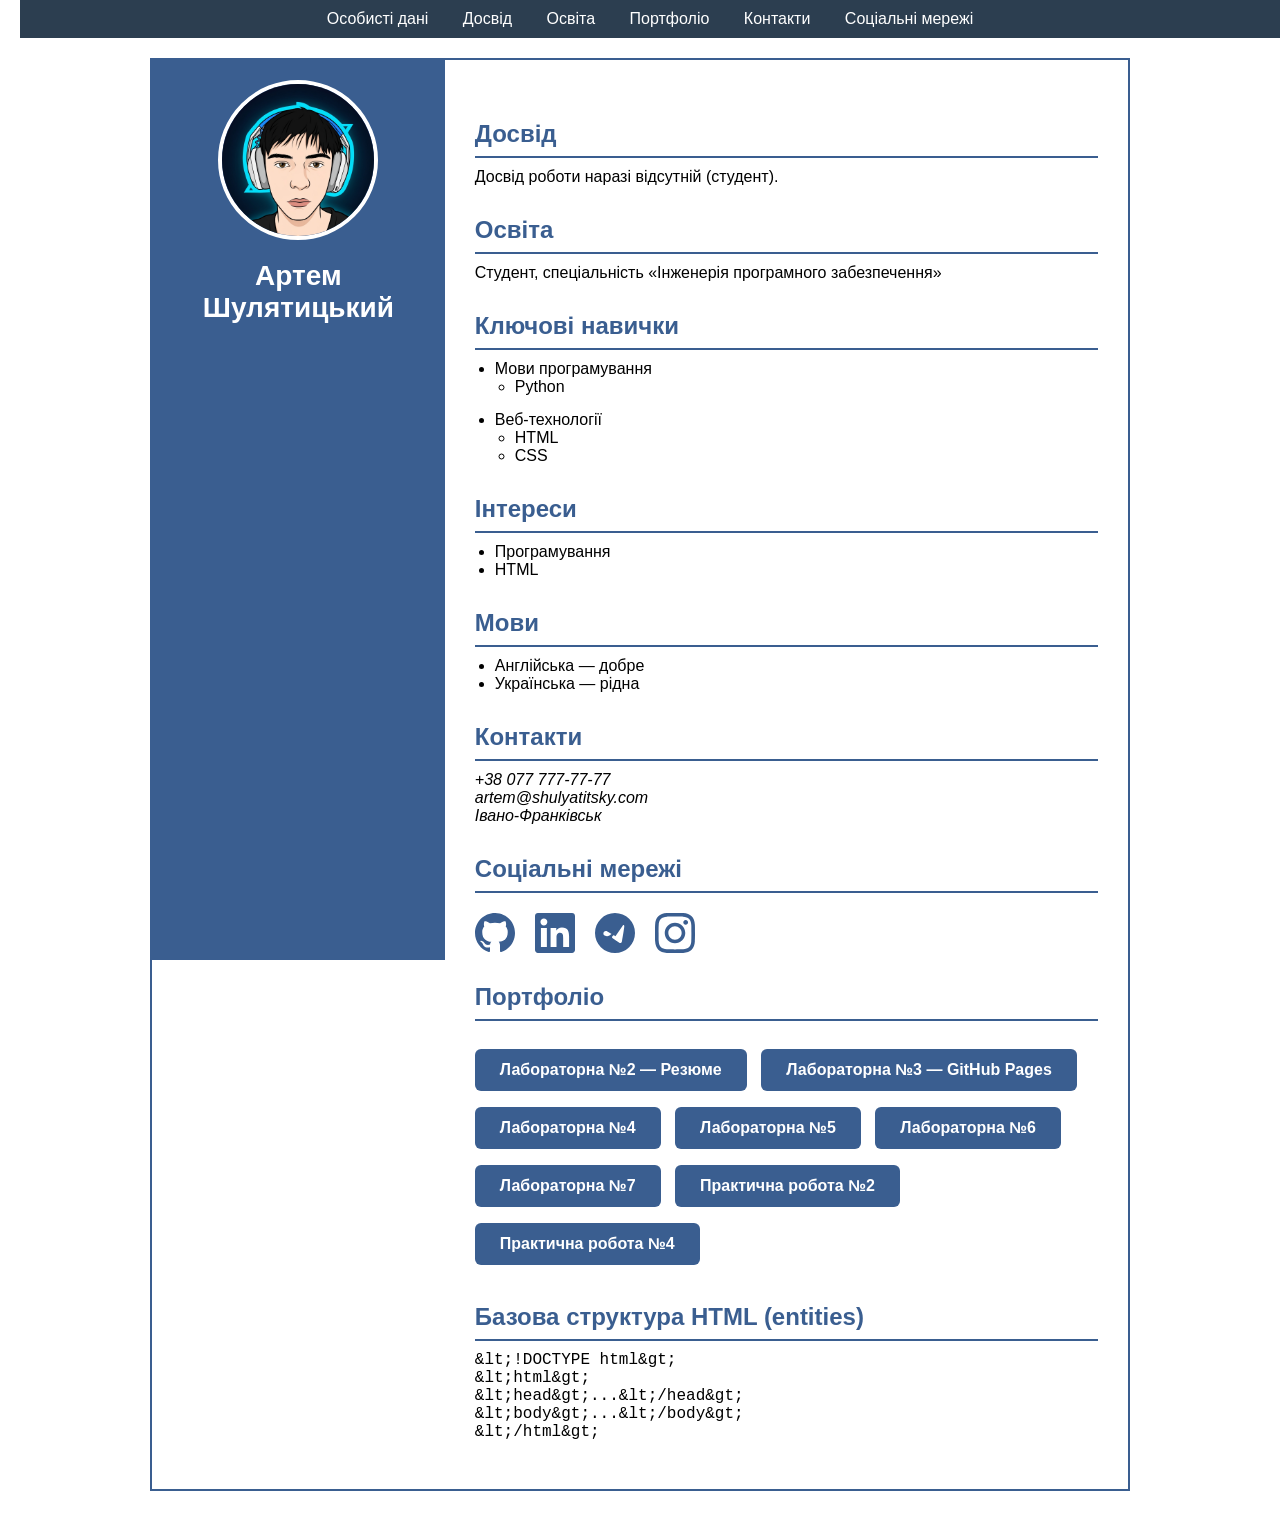
<file: index.html>
<!DOCTYPE html>
<html lang="uk">
<head>
    <meta charset="UTF-8">
    <title>Резюме — Артем Шулятицький</title>
    <link rel="stylesheet" href="styles.css">
</head>
<body>
    <svg xmlns="http://www.w3.org/2000/svg" xmlns:xlink="http://www.w3.org/1999/xlink" width="0" height="0" style="display: none;">
        <!-- GitHub-->
        <symbol id="github" viewBox="0 0 24 24">
            <path fill="currentColor" d="M12 0c-6.626 0-12 5.373-12 12 0 5.302 3.438 9.8 8.207 11.387.599.111.793-.261.793-.577v-2.234c-3.338.726-4.033-1.416-4.033-1.416-.546-1.387-1.333-1.756-1.333-1.756-1.089-.745.083-.729.083-.729 1.205.084 1.839 1.237 1.839 1.237 1.07 1.834 2.807 1.304 3.492.997.107-.776.417-1.305.76-1.605-2.665-.305-5.467-1.334-5.467-5.931 0-1.311.469-2.381 1.236-3.221-.124-.303-.535-1.524.117-3.176 0 0 1.008-.322 3.301 1.23.957-.266 1.983-.399 3.003-.404 1.02.005 2.047.138 3.006.404 2.291-1.552 3.297-1.23 3.297-1.23.653 1.653.242 2.874.118 3.176.77.84 1.235 1.911 1.235 3.221 0 4.609-2.807 5.624-5.479 5.921.43.372.823 1.102.823 2.222v3.293c0 .319.192.694.801.576 4.765-1.589 8.199-6.086 8.199-11.386 0-6.627-5.373-12-12-12z" />
        </symbol>

        <!-- LinkedIn-->
        <symbol id="linkedin" viewBox="0 0 24 24">
            <path fill="currentColor" d="M20.447 20.452h-3.554v-5.569c0-1.328-.027-3.037-1.852-3.037-1.853 0-2.136 1.445-2.136 2.939v5.667H9.351V9h3.414v1.561h.046c.477-.9 1.637-1.85 3.37-1.85 3.601 0 4.267 2.37 4.267 5.455v6.286zM5.337 7.433c-1.144 0-2.063-.926-2.063-2.065 0-1.138.92-2.063 2.063-2.063 1.14 0 2.064.925 2.064 2.063 0 1.139-.925 2.065-2.064 2.065zm1.782 13.019H3.555V9h3.564v11.452zM22.225 0H1.771C.792 0 0 .774 0 1.729v20.542C0 23.227.792 24 1.771 24h20.451C23.2 24 24 23.227 24 22.271V1.729C24 .774 23.2 0 22.222 0h.003z" />
        </symbol>

        <!-- Telegram-->
        <symbol id="telegram" viewBox="0 0 24 24">
            <path fill="currentColor" d="M11.944 0A12 12 0 0 0 0 12a12 12 0 0 0 12 12 12 12 0 0 0 12-12A12 12 0 0 0 12 0a12 12 0 0 0-.056 0zm4.962 7.224c.1-.002.321.023.465.14a.506.506 0 0 1 .171.325c.016.093.036.306.02.472-.18 1.898-.962 6.502-1.36 8.627-.168.9-.499 1.201-.82 1.23-.696.065-1.225-.46-1.9-.902-1.056-.693-1.653-1.124-2.678-1.8-1.185-.78-.417-1.21.258-1.91.177-.184 3.247-2.977 3.307-3.23.007-.032.014-.15-.056-.212-.07-.063-.202-.04-.285-.02-.127.025-1.896 1.197-5.361 3.517-.515.3-.985.45-1.407.45-.468-.002-.964-.127-1.432-.387-.496-.274-.788-.66-.788-1.212 0-.362.15-.705.42-1.01.27-.305.64-.48 1.05-.48.3 0 .6.08.9.25 1.02.6 2.04 1.2 3.06 1.8.3.18.6.36.9.54.3.18.6.36.9.54z" />
        </symbol>

        <!-- Instagram -->
        <symbol id="instagram" viewBox="0 0 24 24">
            <path fill="currentColor" d="M12 2.163c3.204 0 3.584.012 4.85.07 3.252.148 4.771 1.691 4.919 4.919.058 1.265.069 1.645.069 4.849 0 3.205-.012 3.584-.069 4.849-.149 3.225-1.664 4.771-4.919 4.919-1.266.058-1.644.07-4.849.07-3.204 0-3.584-.012-4.849-.07-3.26-.149-4.771-1.699-4.919-4.92-.058-1.265-.07-1.644-.07-4.849 0-3.204.013-3.583.07-4.849.149-3.227 1.664-4.771 4.919-4.919 1.266-.057 1.645-.069 4.849-.069zm0-2.163c-3.259 0-3.667.014-4.947.072-4.358.2-6.78 2.618-6.98 6.98-.059 1.281-.073 1.689-.073 4.948 0 3.259.014 3.667.072 4.947.2 4.358 2.618 6.78 6.98 6.98 1.281.058 1.689.072 4.948.072 3.259 0 3.668-.014 4.948-.072 4.354-.2 6.782-2.618 6.979-6.98.059-1.28.073-1.689.073-4.948 0-3.259-.014-3.667-.072-4.947-.196-4.354-2.617-6.78-6.979-6.98-1.281-.059-1.69-.073-4.949-.073zm0 5.838c-3.403 0-6.162 2.759-6.162 6.162s2.759 6.163 6.162 6.163 6.162-2.76 6.162-6.163c0-3.403-2.759-6.162-6.162-6.162zm0 10.162c-2.209 0-4-1.79-4-4 0-2.209 1.791-4 4-4s4 1.791 4 4c0 2.21-1.791 4-4 4zm6.406-11.845c-.796 0-1.441.645-1.441 1.44s.645 1.44 1.441 1.44c.795 0 1.439-.645 1.439-1.44s-.644-1.44-1.439-1.44z" />
        </symbol>
    </svg>

    <nav class="menu">
        <ul>
            <li><a href="#personal">Особисті дані</a></li>
            <li><a href="#experience">Досвід</a></li>
            <li><a href="#education">Освіта</a></li>
            <li><a href="#portfolio">Портфоліо</a></li>
            <li><a href="#contacts">Контакти</a></li>
            <li><a href="#social">Соціальні мережі</a></li>
        </ul>
    </nav>

    <!-- Основний контент сторінки-->
    <main class="container">
        <header class="left" id="personal">
            <figure class="avatar">
                <img src="author.jpg" alt="Артем Шулятицький">
            </figure>
            <h1>Артем Шулятицький</h1>
        </header>

        <div class="right">

            <section id="experience">
                <h2>Досвід</h2>
                <p>Досвід роботи наразі відсутній (студент).</p>
            </section>

            <!-- Освіта -->
            <section id="education">
                <h2>Освіта</h2>
                <p>Студент, спеціальність «Інженерія програмного забезпечення»</p>
            </section>

            <section>
                <h2>Ключові навички</h2>
                <ul>
                    <li>
                        Мови програмування
                        <ul><li>Python</li></ul>
                    </li>
                    <li>
                        Веб-технології
                        <ul><li>HTML</li><li>CSS</li></ul>
                    </li>
                </ul>
            </section>

            <section>
                <h2>Інтереси</h2>
                <ul>
                    <li>Програмування</li>
                    <li>HTML</li>
                </ul>
            </section>

            <section>
                <h2>Мови</h2>
                <ul>
                    <li>Англійська — добре</li>
                    <li>Українська — рідна</li>
                </ul>
            </section>

            <!--Контакти-->
            <section id="contacts">
                <h2>Контакти</h2>
                <address>
                    +38 077 777-77-77<br>
                    artem@shulyatitsky.com<br>
                    Івано-Франківськ
                </address>
            </section>

            <!-- Соціальні мережі -->
            <section id="social">
                <h2>Соціальні мережі</h2>
                <div class="social-links">
                    <a href="https://github.com/artemshuliatytskyi-pi2302-netizen" target="_blank" rel="noopener noreferrer" aria-label="GitHub">
                        <svg class="social-icon" width="40" height="40"><use href="#github"></use></svg>
                    </a>
                    <a href="https://www.linkedin.com/in/artem-shulyatitsky" target="_blank" rel="noopener noreferrer" aria-label="LinkedIn">
                        <svg class="social-icon" width="40" height="40"><use href="#linkedin"></use></svg>
                    </a>
                    <a href="https://t.me/Quinixx" target="_blank" rel="noopener noreferrer" aria-label="Telegram">
                        <svg class="social-icon" width="40" height="40"><use href="#telegram"></use></svg>
                    </a>
                    <a href="https://www.instagram.com/quinixx7" target="_blank" rel="noopener noreferrer" aria-label="Instagram">
                        <svg class="social-icon" width="40" height="40"><use href="#instagram"></use></svg>
                    </a>
                </div>
            </section>

            <section id="portfolio">
                <h2>Портфоліо</h2>
                <div class="portfolio-buttons">
                    <a href="#" class="btn">Лабораторна №2 — Резюме</a>
                    <a href="#" class="btn">Лабораторна №3 — GitHub Pages</a>
                    <a href="https://github.com/artemshuliatytskyi-pi2302-netizen/quix.github.io/tree/main/laba4" class="btn" target="_blank">Лабораторна №4</a>
                    <a href="https://github.com/artemshuliatytskyi-pi2302-netizen/quix.github.io/tree/main/laba5" class="btn" target="_blank">Лабораторна №5</a>
                    <a href="https://github.com/artemshuliatytskyi-pi2302-netizen/quix.github.io/tree/main/laba6" class="btn" target="_blank">Лабораторна №6</a>
                    <a href="https://github.com/artemshuliatytskyi-pi2302-netizen/quix.github.io/tree/main/laba7" class="btn" target="_blank">Лабораторна №7</a>
                    <a href="https://github.com/artemshuliatytskyi-pi2302-netizen/quix.github.io/tree/main/ПР2" class="btn" target="_blank">Практична робота №2</a>
                    <a href="https://github.com/artemshuliatytskyi-pi2302-netizen/quix.github.io/tree/main/ПР4" class="btn" target="_blank">Практична робота №4</a>
                </div>
            </section>

            <section>
                <h2>Базова структура HTML (entities)</h2>
                <pre>
&amp;lt;!DOCTYPE html&amp;gt;
&amp;lt;html&amp;gt;
&amp;lt;head&amp;gt;...&amp;lt;/head&amp;gt;
&amp;lt;body&amp;gt;...&amp;lt;/body&amp;gt;
&amp;lt;/html&amp;gt;
                </pre>
            </section>

        </div>
    </main>

</body>
</html>
</file>
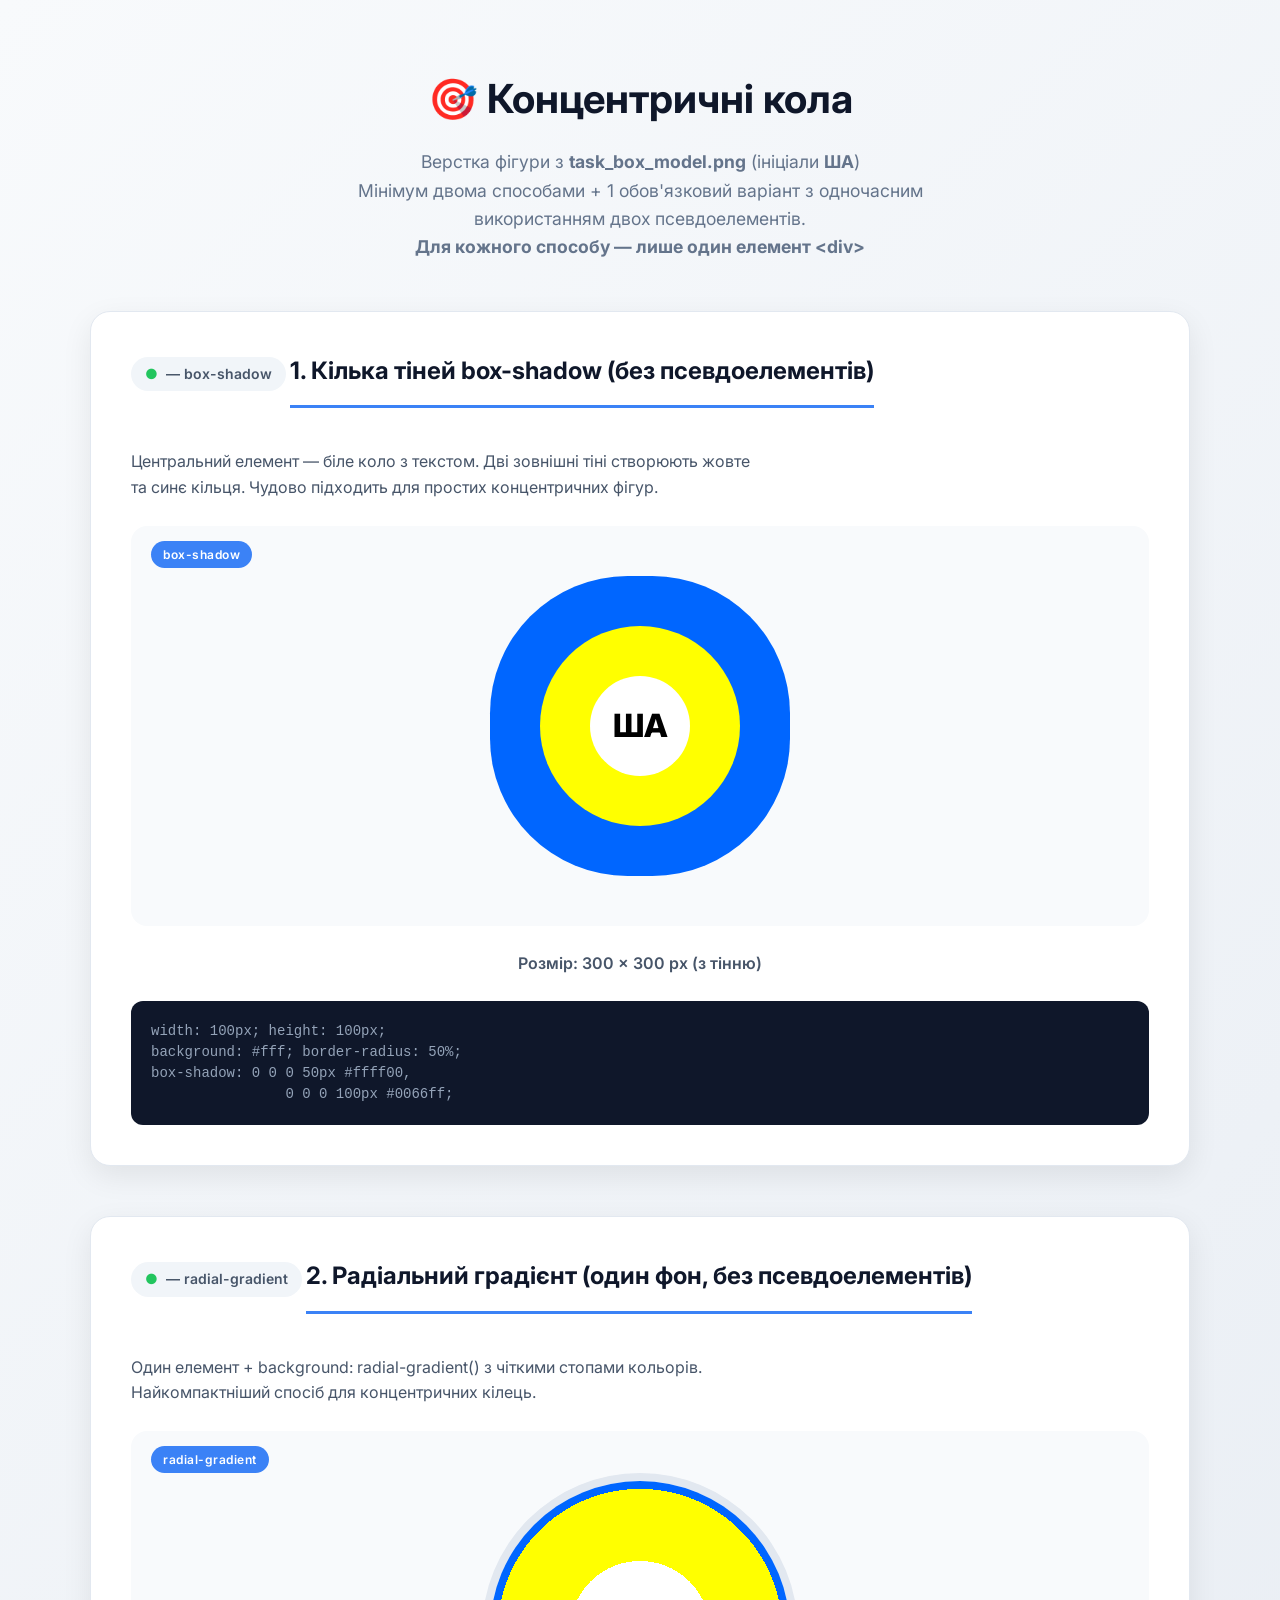
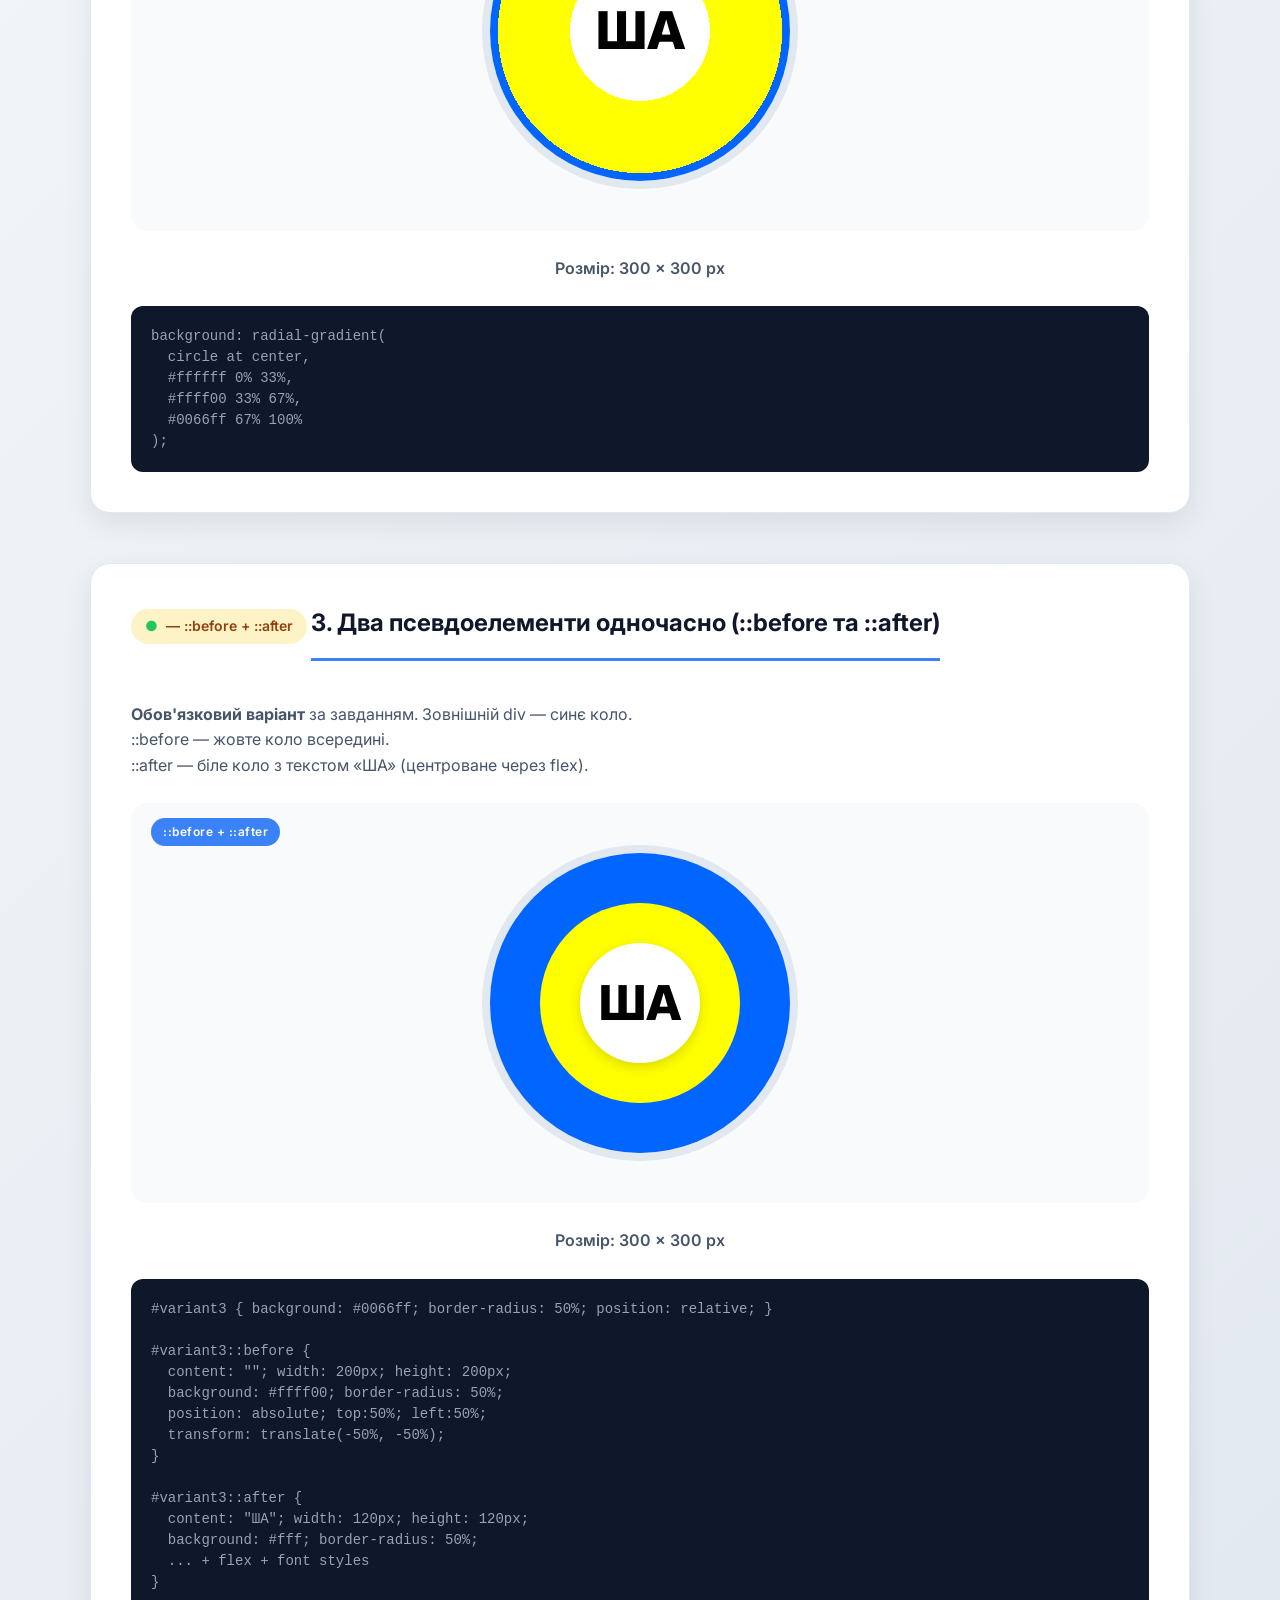
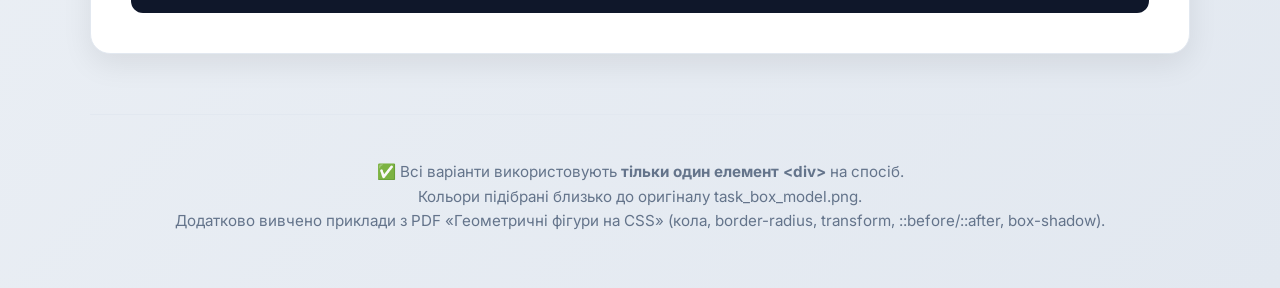
<file: ПР4/index.html>
<!DOCTYPE html>
<html lang="uk">
<head>
    <meta charset="UTF-8">
    <meta name="viewport" content="width=device-width, initial-scale=1.0">
    <title>Геометричні фігури на CSS — Концентричні кола (task_box_model.png)</title>
    <style>
        @import url('https://fonts.googleapis.com/css2?family=Inter:wght@400;600&amp;family=Roboto+Mono&amp;display=swap');
        
        body {
            font-family: 'Inter', system-ui, -apple-system, sans-serif;
            background: linear-gradient(135deg, #f8fafc 0%, #e2e8f0 100%);
            margin: 0;
            padding: 40px 20px;
            color: #1e2937;
            line-height: 1.6;
        }
        
        .container {
            max-width: 1100px;
            margin: 0 auto;
        }
        
        h1 {
            text-align: center;
            color: #0f172a;
            font-size: 2.5rem;
            margin-bottom: 10px;
            font-weight: 700;
        }
        
        .subtitle {
            text-align: center;
            color: #64748b;
            font-size: 1.1rem;
            margin-bottom: 50px;
            max-width: 700px;
            margin-left: auto;
            margin-right: auto;
        }
        
        .section {
            background: white;
            border-radius: 20px;
            padding: 40px;
            margin-bottom: 50px;
            box-shadow: 0 10px 30px rgba(0, 0, 0, 0.08);
            border: 1px solid #e2e8f0;
        }
        
        h2 {
            color: #0f172a;
            font-size: 1.5rem;
            margin-top: 0;
            margin-bottom: 25px;
            padding-bottom: 15px;
            border-bottom: 3px solid #3b82f6;
            display: inline-block;
        }
        
        .shape-wrapper {
            display: flex;
            justify-content: center;
            align-items: center;
            min-height: 340px;
            background: #f8fafc;
            border-radius: 16px;
            padding: 30px;
            margin: 25px 0;
            position: relative;
        }
        
        .label {
            position: absolute;
            top: 15px;
            left: 20px;
            background: #3b82f6;
            color: white;
            font-size: 0.75rem;
            font-weight: 600;
            padding: 4px 12px;
            border-radius: 9999px;
            letter-spacing: 0.5px;
        }
        
        /* ===box-shadow === */
        #variant1 {
            width: 100px;
            height: 100px;
            background-color: #ffffff;
            border-radius: 50%;
            box-shadow: 
                0 0 0 50px #ffff00,
                0 0 0 100px #0066ff;
            display: flex;
            align-items: center;
            justify-content: center;
            font-size: 32px;
            font-weight: 800;
            color: #000000;
            font-family: 'Inter', system-ui, sans-serif;
            position: relative;
            z-index: 1;
        }
        
        /* === radial-gradient === */
        #variant2 {
            width: 300px;
            height: 300px;
            border-radius: 50%;
            background: radial-gradient(
                circle at center,
                #ffffff 0% 33%,
                #ffff00 33% 67%,
                #0066ff 67% 100%
            );
            display: flex;
            align-items: center;
            justify-content: center;
            font-size: 52px;
            font-weight: 800;
            color: #000000;
            font-family: 'Inter', system-ui, sans-serif;
            box-shadow: 0 0 0 8px #e2e8f0;
        }
        
        /* === два псевдоелементи === */
        #variant3 {
            width: 300px;
            height: 300px;
            background-color: #0066ff;
            border-radius: 50%;
            position: relative;
            box-shadow: 0 0 0 8px #e2e8f0;
        }
        
        #variant3::before {
            content: "";
            position: absolute;
            top: 50%;
            left: 50%;
            transform: translate(-50%, -50%);
            width: 200px;
            height: 200px;
            background-color: #ffff00;
            border-radius: 50%;
            z-index: 1;
        }
        
        #variant3::after {
            content: "ША";
            position: absolute;
            top: 50%;
            left: 50%;
            transform: translate(-50%, -50%);
            width: 120px;
            height: 120px;
            background-color: #ffffff;
            border-radius: 50%;
            z-index: 2;
            display: flex;
            align-items: center;
            justify-content: center;
            font-size: 48px;
            font-weight: 800;
            color: #000000;
            font-family: 'Inter', system-ui, sans-serif;
            box-shadow: 0 4px 12px rgba(0, 0, 0, 0.15);
        }
        
        .method-badge {
            display: inline-flex;
            align-items: center;
            gap: 8px;
            background: #f1f5f9;
            padding: 6px 14px;
            border-radius: 9999px;
            font-size: 0.875rem;
            font-weight: 600;
            color: #475569;
            margin-bottom: 20px;
        }
        
        .method-badge::before {
            content: "●";
            color: #22c55e;
        }
        
        .comparison {
            display: grid;
            grid-template-columns: repeat(auto-fit, minmax(320px, 1fr));
            gap: 30px;
            margin-top: 40px;
        }
        
        .code-hint {
            font-family: 'Roboto Mono', monospace;
            background: #0f172a;
            color: #94a3b8;
            padding: 20px;
            border-radius: 12px;
            font-size: 0.875rem;
            line-height: 1.5;
            margin-top: 25px;
            overflow-x: auto;
        }
        
        .footer-note {
            text-align: center;
            color: #64748b;
            font-size: 0.95rem;
            margin-top: 60px;
            padding-top: 30px;
            border-top: 1px solid #e2e8f0;
        }
        
        .shape-label {
            text-align: center;
            margin-top: 15px;
            font-weight: 600;
            color: #475569;
            font-size: 1rem;
        }
    </style>
</head>
<body>
    <div class="container">
        <h1>🎯 Концентричні кола</h1>
        <p class="subtitle">
            Верстка фігури з <strong>task_box_model.png</strong> (ініціали <strong>ША</strong>)<br>
            Мінімум двома способами + 1 обов'язковий варіант з одночасним використанням двох псевдоелементів.<br>
            <strong>Для кожного способу — лише один елемент &lt;div&gt;</strong>
        </p>

        <!-- СПОСІБ 1: box-shadow -->
        <div class="section">
            <div class="method-badge">— box-shadow</div>
            <h2>1. Кілька тіней box-shadow (без псевдоелементів)</h2>
            <p style="color:#475569; max-width:620px;">
                Центральний елемент — біле коло з текстом. 
                Дві зовнішні тіні створюють жовте та синє кільця. 
                Чудово підходить для простих концентричних фігур.
            </p>
            
            <div class="shape-wrapper">
                <div class="label">box-shadow</div>
                <div id="variant1">ША</div>
            </div>
            
            <div class="shape-label">Розмір: 300 × 300 px (з тінню)</div>
            
            <div class="code-hint">
                width: 100px; height: 100px;<br>
                background: #fff; border-radius: 50%;<br>
                box-shadow: 0 0 0 50px #ffff00,<br>
                &nbsp;&nbsp;&nbsp;&nbsp;&nbsp;&nbsp;&nbsp;&nbsp;&nbsp;&nbsp;&nbsp;&nbsp;&nbsp;&nbsp;&nbsp;&nbsp;0 0 0 100px #0066ff;
            </div>
        </div>

        <!-- radial-gradient -->
        <div class="section">
            <div class="method-badge">— radial-gradient</div>
            <h2>2. Радіальний градієнт (один фон, без псевдоелементів)</h2>
            <p style="color:#475569; max-width:620px;">
                Один елемент + background: radial-gradient() з чіткими стопами кольорів. 
                Найкомпактніший спосіб для концентричних кілець.
            </p>
            
            <div class="shape-wrapper">
                <div class="label">radial-gradient</div>
                <div id="variant2">ША</div>
            </div>
            
            <div class="shape-label">Розмір: 300 × 300 px</div>
            
            <div class="code-hint">
                background: radial-gradient(<br>
                &nbsp;&nbsp;circle at center,<br>
                &nbsp;&nbsp;#ffffff 0% 33%,<br>
                &nbsp;&nbsp;#ffff00 33% 67%,<br>
                &nbsp;&nbsp;#0066ff 67% 100%<br>
                );
            </div>
        </div>

        <!-- два псевдоелементи -->
        <div class="section">
            <div class="method-badge" style="background:#fef3c7; color:#92400e;">— ::before + ::after</div>
            <h2>3. Два псевдоелементи одночасно (::before та ::after)</h2>
            <p style="color:#475569; max-width:620px;">
                <strong>Обов'язковий варіант</strong> за завданням. 
                Зовнішній div — синє коло.<br>
                ::before — жовте коло всередині.<br>
                ::after — біле коло з текстом «ША» (центроване через flex).
            </p>
            
            <div class="shape-wrapper">
                <div class="label">::before + ::after</div>
                <div id="variant3"></div>
            </div>
            
            <div class="shape-label">Розмір: 300 × 300 px</div>
            
            <div class="code-hint">
                #variant3 { background: #0066ff; border-radius: 50%; position: relative; }<br><br>
                #variant3::before {<br>
                &nbsp;&nbsp;content: ""; width: 200px; height: 200px;<br>
                &nbsp;&nbsp;background: #ffff00; border-radius: 50%;<br>
                &nbsp;&nbsp;position: absolute; top:50%; left:50%;<br>
                &nbsp;&nbsp;transform: translate(-50%, -50%);<br>
                }<br><br>
                #variant3::after {<br>
                &nbsp;&nbsp;content: "ША"; width: 120px; height: 120px;<br>
                &nbsp;&nbsp;background: #fff; border-radius: 50%;<br>
                &nbsp;&nbsp;... + flex + font styles<br>
                }
            </div>
        </div>

        <div class="footer-note">
            <p>✅ Всі варіанти використовують <strong>тільки один елемент &lt;div&gt;</strong> на спосіб.<br>
            Кольори підібрані близько до оригіналу task_box_model.png.<br>
            Додатково вивчено приклади з PDF «Геометричні фігури на CSS» (кола, border-radius, transform, ::before/::after, box-shadow).</p>
        </div>
    </div>
</body>
</html>
</file>
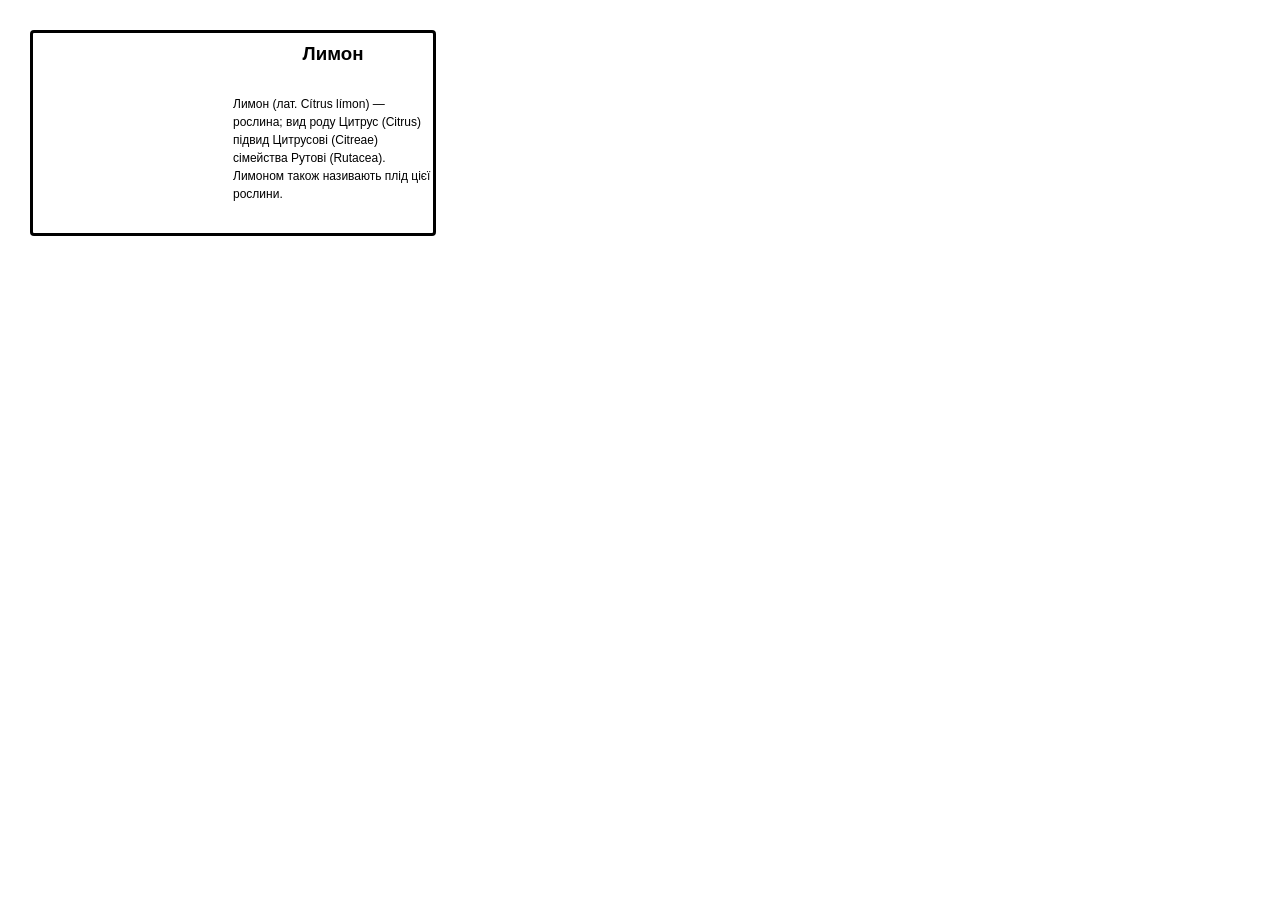
<file: ПР2/task_lemon/index.html>
<!DOCTYPE html>
<html lang="en">
<head>
    <meta charset="UTF-8">
    <title>Title</title>
    <link rel="stylesheet" href="style.css">
</head>
<body>
    <div class="myblock">
        <div class="lemon"></div>
        <div class="about-lemon">
            <h3>Лимон</h3>
            <p>Лимон (лат. Cítrus límon) — рослина; вид роду Цитрус (Citrus) підвид Цитрусові (Citreae) сімейства Рутові (Rutacea). Лимоном також називають плід цієї рослини.</p>
        </div>
    </div>
</body>
</html>
</file>
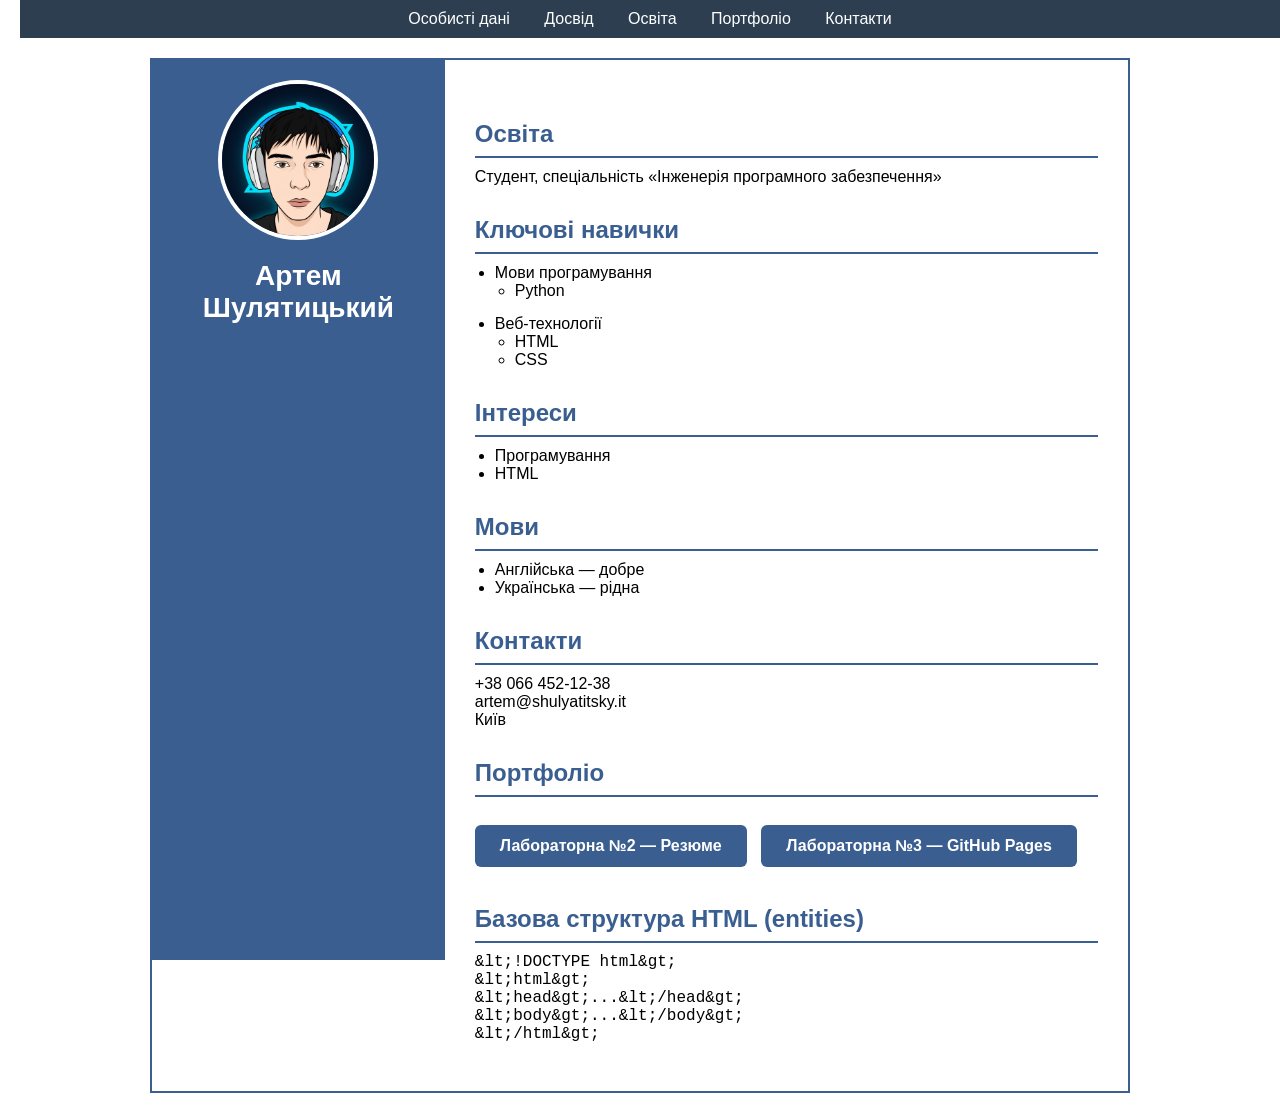
<file: HTMLPage1.html>
﻿<!DOCTYPE html>
<html lang="uk">
<head>
    <meta charset="UTF-8">
    <title>Резюме — Артем Шулятицький</title>
    <link rel="stylesheet" href="styles.css">
</head>
<body>

    <div class="menu">
        <ul>
            <li><a href="#personal">Особисті дані</a></li>
            <li><a href="#experience">Досвід</a></li>
            <li><a href="#education">Освіта</a></li>
            <li><a href="#portfolio">Портфоліо</a></li>
            <li><a href="#contacts">Контакти</a></li>
        </ul>
    </div>

    <div class="container">
        <div class="left" id="personal">
            <div class="avatar">
                <img src="author.jpg" alt="Артем Шулятицький"> 
            </div>
            <h1>Артем Шулятицький</h1>
        </div>

        <div class="right">         
           

            <h2 id="education">Освіта</h2>
            <p>Студент, спеціальність «Інженерія програмного забезпечення»</p>

            <h2>Ключові навички</h2>
            <ul>
                <li>Мови програмування <ul><li>Python</li></ul></li>
                <li>Веб-технології <ul><li>HTML</li><li>CSS</li></ul></li>
            </ul>

            <h2>Інтереси</h2>
            <ul>
                <li>Програмування</li>
                <li>HTML</li>
            </ul>

            <h2>Мови</h2>
            <ul>
                <li>Англійська — добре</li>
                <li>Українська — рідна</li>
            </ul>

            <h2 id="contacts">Контакти</h2>
            <p>+38 066 452-12-38<br>artem@shulyatitsky.it<br>Київ</p>
            <h2 id="portfolio">Портфоліо</h2>
            <div class="portfolio-buttons">
                <a href="#" class="btn">Лабораторна №2 — Резюме</a>
                <a href="#" class="btn">Лабораторна №3 — GitHub Pages</a>
            </div>

            <h2>Базова структура HTML (entities)</h2>
            <pre>
&amp;lt;!DOCTYPE html&amp;gt;
&amp;lt;html&amp;gt;
&amp;lt;head&amp;gt;...&amp;lt;/head&amp;gt;
&amp;lt;body&amp;gt;...&amp;lt;/body&amp;gt;
&amp;lt;/html&amp;gt;
        </pre>
        </div>
    </div>

</body>
</html>
</file>
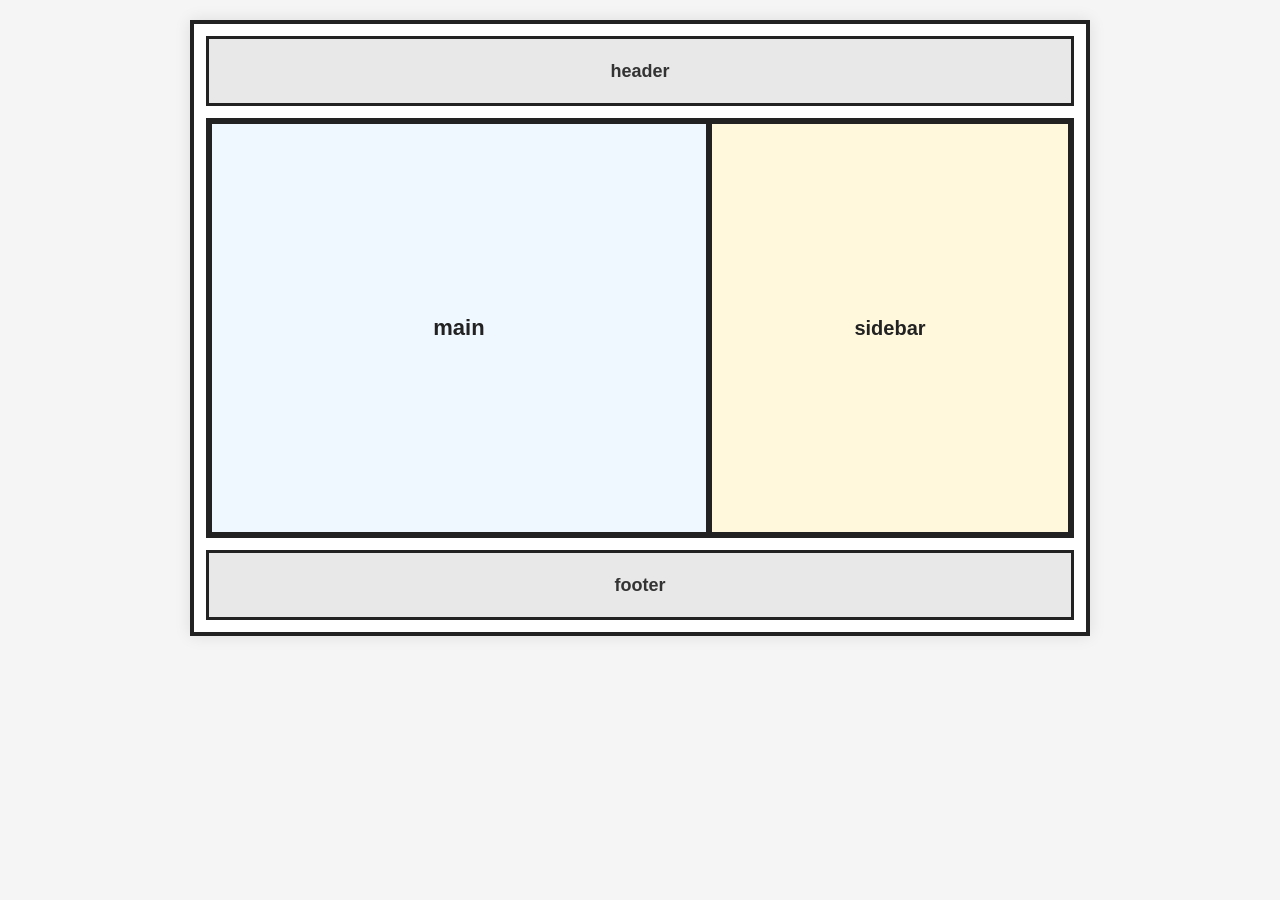
<file: laba6/task3_layout.html>
<!DOCTYPE html>
<html lang="uk">
<head>
    <meta charset="UTF-8">
    <meta name="viewport" content="width=device-width, initial-scale=1.0">
    <title>Task 3: Верстка макету сторінки (block elements)</title>
    <style>
        * {
            margin: 0;
            padding: 0;
            box-sizing: border-box;
        }

        body {
            background-color: #f5f5f5;
            font-family: Arial, Helvetica, sans-serif;
            padding: 20px 0;
        }

        .fullwrap {
            width: 900px;
            margin: 0 auto;
            border: 4px solid #222222;
            background-color: #ffffff;
            box-shadow: 0 0 15px rgba(0, 0, 0, 0.1);
            overflow: hidden;
        }

        .header {
            height: 70px;
            border: 3px solid #222222;
            margin: 12px;
            background-color: #e8e8e8;
            position: relative;
            display: block;
        }

        .header::before {
            content: "header";
            position: absolute;
            top: 50%;
            left: 50%;
            transform: translate(-50%, -50%);
            font-size: 18px;
            font-weight: bold;
            color: #333;
        }

        .wrap {
            height: 420px;
            border: 3px solid #222222;
            margin: 12px;
            position: relative;
            overflow: hidden;
            background-color: #fafafa;
        }

        .main {
            width: 58%;
            height: 100%;
            border: 3px solid #222222;
            float: left;
            background-color: #f0f8ff;
            position: relative;
            padding: 15px;
        }

        .main::before {
            content: "main";
            position: absolute;
            top: 50%;
            left: 50%;
            transform: translate(-50%, -50%);
            font-size: 22px;
            font-weight: bold;
            color: #222;
        }

        .sidebar {
            width: 42%;
            height: 100%;
            border: 3px solid #222222;
            float: right;
            background-color: #fff8dc;
            position: relative;
            padding: 15px;
        }

        .sidebar::before {
            content: "sidebar";
            position: absolute;
            top: 50%;
            left: 50%;
            transform: translate(-50%, -50%);
            font-size: 20px;
            font-weight: bold;
            color: #222;
        }

        .footer {
            height: 70px;
            border: 3px solid #222222;
            margin: 12px;
            background-color: #e8e8e8;
            clear: both;
            position: relative;
            display: block;
        }

        .footer::before {
            content: "footer";
            position: absolute;
            top: 50%;
            left: 50%;
            transform: translate(-50%, -50%);
            font-size: 18px;
            font-weight: bold;
            color: #333;
        }

        .fullwrap-label {
            position: absolute;
            top: -25px;
            right: 20px;
            font-size: 13px;
            color: #c00;
            font-weight: bold;
            background: #fff;
            padding: 2px 8px;
            border: 1px solid #c00;
        }

        .wrap-label {
            position: absolute;
            top: 50%;
            right: -70px;
            font-size: 13px;
            color: #c00;
            font-weight: bold;
            background: #fff;
            padding: 2px 8px;
            border: 1px solid #c00;
            transform: translateY(-50%);
        }

        .wrap::after {
            content: "";
            display: block;
            clear: both;
        }
    </style>
</head>
<body>
    

    <div class="fullwrap">
        <div class="header"></div>

        <div class="wrap">
            <div class="main"></div>
            
            <div class="sidebar"></div>
        </div>

        <div class="footer"></div>
    </div>


</body>
</html>
</file>
<file: styles.css>
﻿* {
    margin: 0;
    padding: 0;
    box-sizing: border-box;
}

body {
    font-family: Arial, sans-serif;
}

.menu ul {
    list-style: none;
    text-align: center;
    background: #2c3e50;
    padding: 10px;
}

.menu li {
    display: inline-block;
    margin: 0 15px;
}

.menu a {
    color: white;
    text-decoration: none;
}

.container {
    max-width: 980px;
    margin: 20px auto;
    border: 2px solid #3a5e90;
    overflow: hidden;
    font-size: 0; 
}

.left, .right {
    display: inline-block;
    vertical-align: top;
    font-size: 16px; 
}

.left {
    width: 30%;
    background: #3a5e90;
    color: white;
    padding: 20px;
    min-height: 100vh;
    text-align: center;
}

.right {
    width: 70%;
    padding: 30px;
}

.avatar {
    width: 160px;
    height: 160px;
    border-radius: 50%;
    overflow: hidden;
    margin: 0 auto 20px;
    border: 4px solid white;
}

    .avatar img {
        width: 100%;
        height: 100%;
        object-fit: cover;
    }

h1 {
    margin-bottom: 30px;
    font-size: 28px;
}

h2 {
    margin: 30px 0 10px;
    color: #3a5e90;
    border-bottom: 2px solid #3a5e90;
    padding-bottom: 8px;
}

ul, ol {
    margin-left: 20px;
    margin-bottom: 15px;
}
.portfolio-buttons {
    margin: 20px 0;
}

.btn {
    display: inline-block;
    background: #3a5e90;
    color: white;
    padding: 12px 25px;
    margin: 8px 10px 8px 0;
    text-decoration: none;
    border-radius: 6px;
    font-weight: bold;
    transition: all 0.3s;
}

    .btn:hover {
        background: #2c3e50;
        transform: translateY(-3px);
        box-shadow: 0 5px 15px rgba(0,0,0,0.2);

    }
/* Social media icons using SVG sprite */
.social-links {
    display: flex;
    flex-wrap: wrap;
    gap: 20px;
    margin: 20px 0;
}

.social-icon {
    width: 40px;
    height: 40px;
    color: #3a5e90;
    transition: all 0.3s ease;
    vertical-align: middle;
}

    .social-icon:hover {
        color: #2c3e50;
        transform: scale(1.15);
        filter: drop-shadow(0 4px 8px rgba(58, 94, 144, 0.3));
    }

.social-links a {
    text-decoration: none;
    display: inline-block;
}
</file>
<file: ПР2/task_lemon/style.css>
* {
    margin: 0;
    padding: 0;
    font-family: Arial, sans-serif;
}

.myblock {
    width: 400px;
    height: 200px;
    border: 3px solid black;
    border-radius: 4px;
    margin: 30px;
}

.lemon {
    width: 180px;
    height: 180px;
    margin: 10px;
    background: url("https://cdn4.iconfinder.com/data/icons/Limon_iContainer/512/Grapefruit.png");
    background-size: contain;
    background-position: 50%;
    border-radius: 5px;
    float: left;
}

.about-lemon h3 {
    text-align: center;
    padding: 10px 0;
}

.about-lemon p {
    font-size: 12px;
    line-height: 150%;
    margin: 20px 0;
}
</file>
